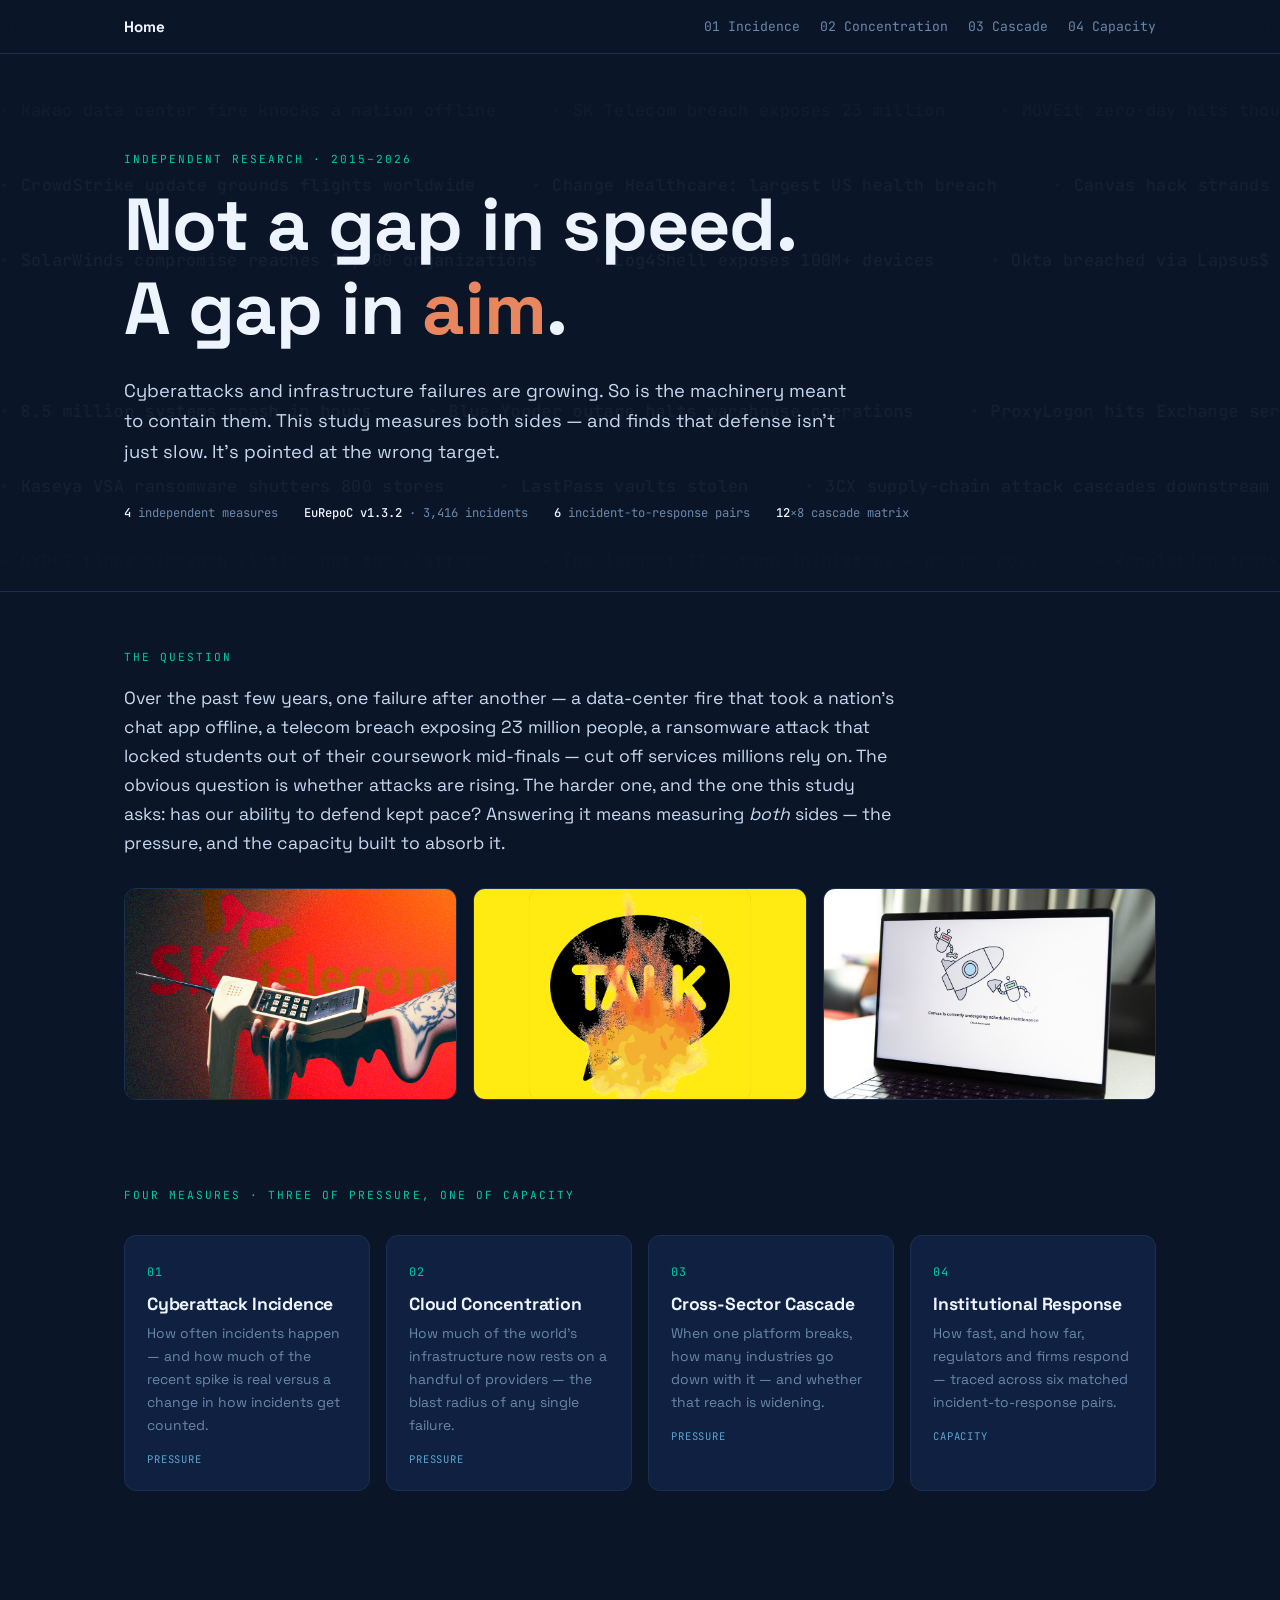
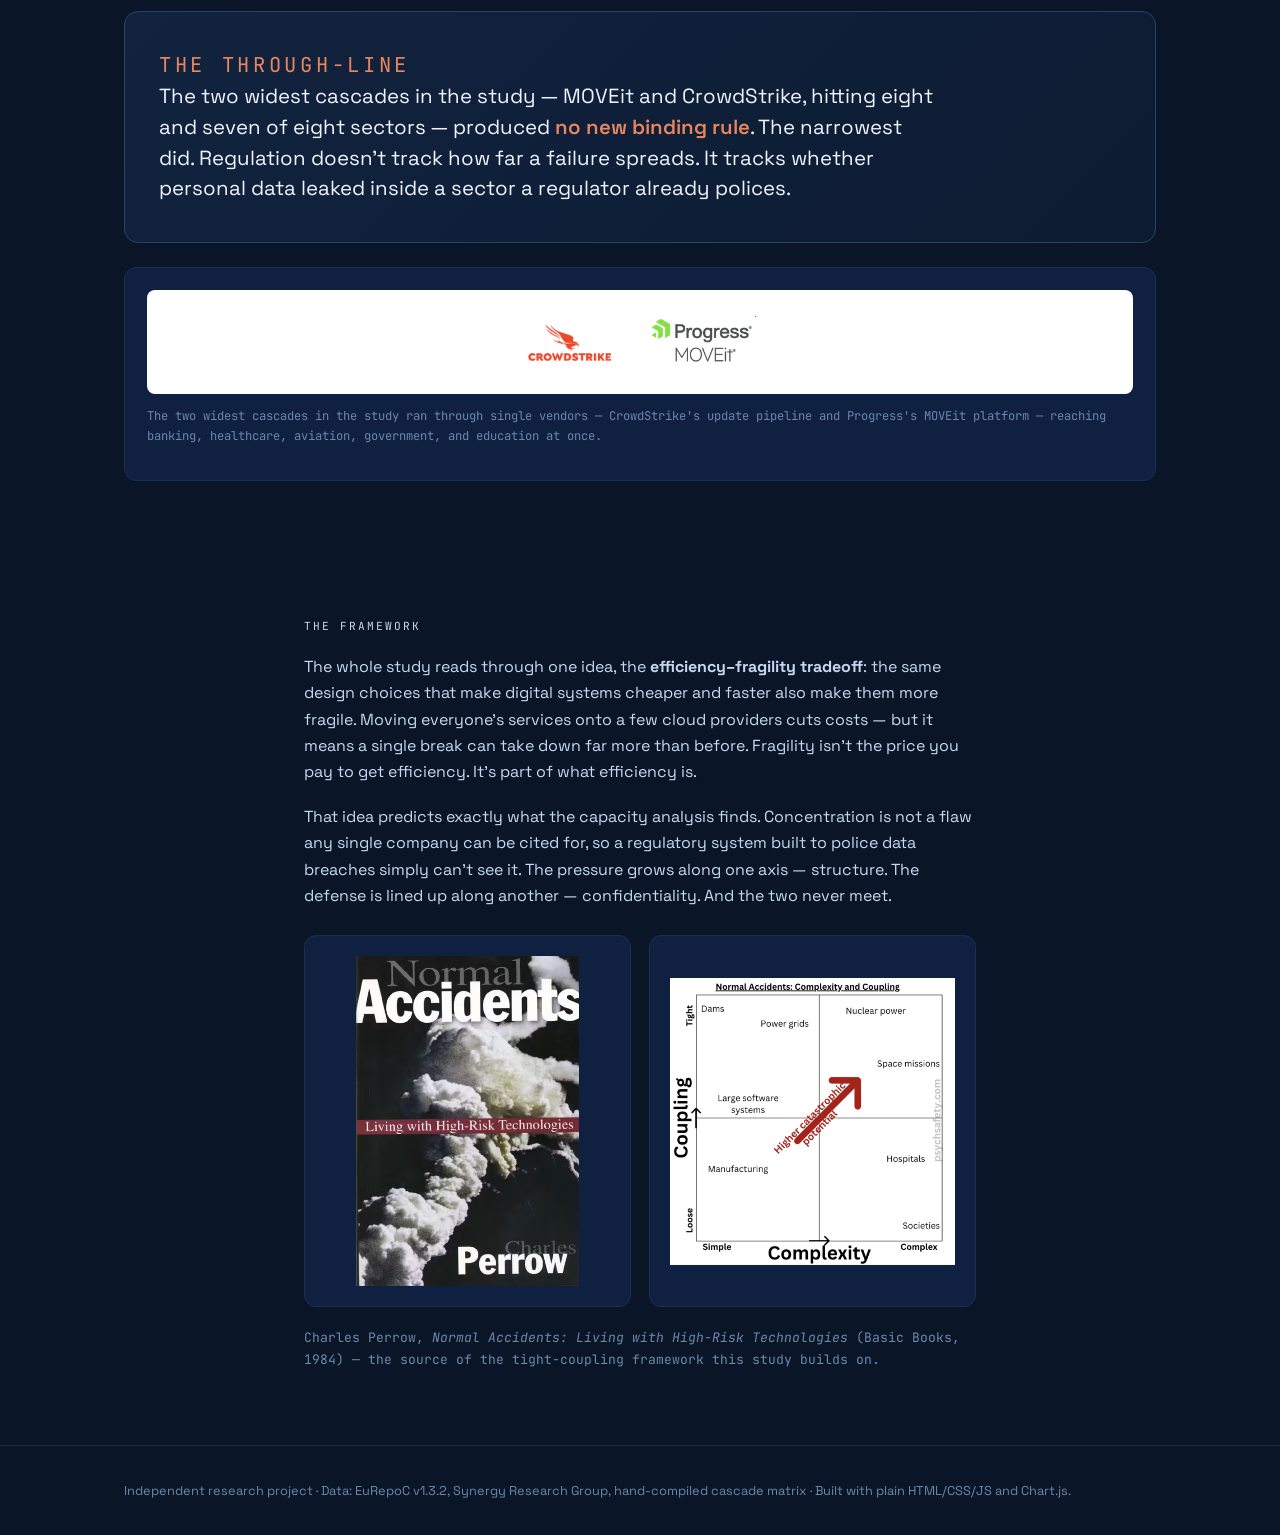
<file: index.html>
<!DOCTYPE html>
<html lang="en">
<head>
<meta charset="UTF-8">
<meta name="viewport" content="width=device-width, initial-scale=1.0">
<title>The Fragility Gap — Cyberattacks vs. Defensive Capacity</title>
<meta name="description" content="An independent study of whether digital-infrastructure fragility has outpaced the defensive and regulatory capacity built to contain it.">
<link href="https://fonts.googleapis.com/css2?family=Space+Grotesk:wght@300;400;500;600;700&family=JetBrains+Mono:wght@400;500&family=Inter:wght@400;500&display=swap" rel="stylesheet">
<link rel="stylesheet" href="assets/site.css">
</head>
<body>

<nav class="nav">
  <div class="nav-inner">
    <a class="nav-brand" href="index.html">Home</a>
    <div class="nav-links">
      <a href="v1-incidence.html">01 Incidence</a>
      <a href="v2-concentration.html">02 Concentration</a>
      <a href="v3-cascade.html">03 Cascade</a>
      <a href="v4-capacity.html">04 Capacity</a>
    </div>
  </div>
</nav>

<header class="hero">
  <div class="hero-ticker" aria-hidden="true">
    <div class="row r0"><span>Kakao data center fire knocks a nation offline</span><span>SK Telecom breach exposes 23 million</span><span>MOVEit zero-day hits thousands of orgs</span><span>Kakao data center fire knocks a nation offline</span><span>SK Telecom breach exposes 23 million</span><span>MOVEit zero-day hits thousands of orgs</span></div>
    <div class="row r1"><span>CrowdStrike update grounds flights worldwide</span><span>Change Healthcare: largest US health breach</span><span>Canvas hack strands students in finals week</span><span>CrowdStrike update grounds flights worldwide</span><span>Change Healthcare: largest US health breach</span><span>Canvas hack strands students in finals week</span></div>
    <div class="row r2"><span>SolarWinds compromise reaches 18,000 organizations</span><span>Log4Shell exposes 100M+ devices</span><span>Okta breached via Lapsus$</span><span>SolarWinds compromise reaches 18,000 organizations</span><span>Log4Shell exposes 100M+ devices</span><span>Okta breached via Lapsus$</span></div>
    <div class="row r3"><span>8.5 million systems crash in hours</span><span>Blue Yonder outage halts warehouse operations</span><span>ProxyLogon hits Exchange servers globally</span><span>8.5 million systems crash in hours</span><span>Blue Yonder outage halts warehouse operations</span><span>ProxyLogon hits Exchange servers globally</span></div>
    <div class="row r4"><span>Kaseya VSA ransomware shutters 800 stores</span><span>LastPass vaults stolen</span><span>3CX supply-chain attack cascades downstream</span><span>Kaseya VSA ransomware shutters 800 stores</span><span>LastPass vaults stolen</span><span>3CX supply-chain attack cascades downstream</span></div>
    <div class="row r5"><span>NYDFS fines a breach victim, not the platform</span><span>The largest IT outage in history — no new rule</span><span>Regulation tracks data, not disruption</span><span>NYDFS fines a breach victim, not the platform</span><span>The largest IT outage in history — no new rule</span><span>Regulation tracks data, not disruption</span></div>
  </div>
  <div class="wrap">
    <p class="eyebrow">Independent research · 2015–2026</p>
    <h1>Not a gap in speed.<br>A gap in <span class="aim">aim</span>.</h1>
    <p class="hero-sub">Cyberattacks and infrastructure failures are growing. So is the machinery meant to contain them. This study measures both sides — and finds that defense isn't just slow. It's pointed at the wrong target.</p>
    <div class="hero-meta">
      <span><b>4</b> independent measures</span>
      <span><b>EuRepoC v1.3.2</b> · 3,416 incidents</span>
      <span><b>6</b> incident-to-response pairs</span>
      <span><b>12</b>×8 cascade matrix</span>
    </div>
  </div>
</header>

<section>
  <div class="wrap">
    <p class="eyebrow">The question</p>
    <p class="lede">Over the past few years, one failure after another — a data-center fire that took a nation's chat app offline, a telecom breach exposing 23 million people, a ransomware attack that locked students out of their coursework mid-finals — cut off services millions rely on. The obvious question is whether attacks are rising. The harder one, and the one this study asks: has our ability to defend kept pace? Answering it means measuring <em>both</em> sides — the pressure, and the capacity built to absorb it.</p>

    <div class="incident-grid">
      <figure>
        <img src="assets/images/sktelecom-databreach.avif" alt="SK Telecom breach" onerror="this.outerHTML='&lt;div class=\'img-ph\'&gt;Missing: &lt;b&gt;assets/images/sktelecom-databreach.avif&lt;/b&gt;&lt;/div&gt;'">
      </figure>
      <figure>
        <img src="assets/images/kakao%20fire.png" alt="Kakao data-center fire" onerror="this.outerHTML='&lt;div class=\'img-ph\'&gt;Missing: &lt;b&gt;assets/images/kakao%20fire.png&lt;/b&gt;&lt;/div&gt;'">
      </figure>
      <figure>
        <img src="assets/images/canvas%20hacked.jpg" alt="Canvas outage" onerror="this.outerHTML='&lt;div class=\'img-ph\'&gt;Missing: &lt;b&gt;assets/images/canvas%20hacked.jpg&lt;/b&gt;&lt;/div&gt;'">
      </figure>
    </div>
  </div>
</section>

<section style="padding-top:0;">
  <div class="wrap">
    <p class="eyebrow">Four measures · three of pressure, one of capacity</p>
    <div class="vgrid">
      <a class="vcard" href="v1-incidence.html">
        <span class="num">01</span>
        <h3>Cyberattack Incidence</h3>
        <p>How often incidents happen — and how much of the recent spike is real versus a change in how incidents get counted.</p>
        <div class="side">Pressure</div>
      </a>
      <a class="vcard" href="v2-concentration.html">
        <span class="num">02</span>
        <h3>Cloud Concentration</h3>
        <p>How much of the world's infrastructure now rests on a handful of providers — the blast radius of any single failure.</p>
        <div class="side">Pressure</div>
      </a>
      <a class="vcard" href="v3-cascade.html">
        <span class="num">03</span>
        <h3>Cross-Sector Cascade</h3>
        <p>When one platform breaks, how many industries go down with it — and whether that reach is widening.</p>
        <div class="side">Pressure</div>
      </a>
      <a class="vcard" href="v4-capacity.html">
        <span class="num">04</span>
        <h3>Institutional Response</h3>
        <p>How fast, and how far, regulators and firms respond — traced across six matched incident-to-response pairs.</p>
        <div class="side">Capacity</div>
      </a>
    </div>
  </div>
</section>

<section>
  <div class="wrap">
    <div class="finding">
      <p class="eyebrow">The through-line</p>
      <p>The two widest cascades in the study — MOVEit and CrowdStrike, hitting eight and seven of eight sectors — produced <span class="em">no new binding rule</span>. The narrowest did. Regulation doesn't track how far a failure spreads. It tracks whether personal data leaked inside a sector a regulator already polices.</p>
    </div>

    <div class="logo-strip">
      <div style="display:flex;gap:28px;align-items:center;justify-content:center;flex-wrap:wrap;background:#fff;border-radius:8px;padding:26px;">
        <img src="assets/images/crowdstrike-logo.png" alt="CrowdStrike" style="max-height:52px;width:auto;">
        <img src="assets/images/progress-moveit.webp" alt="Progress MOVEit" style="max-height:52px;width:auto;">
      </div>
      <p class="cap">The two widest cascades in the study ran through single vendors — CrowdStrike's update pipeline and Progress's MOVEit platform — reaching banking, healthcare, aviation, government, and education at once.</p>
    </div>
  </div>
</section>

<section>
  <div class="wrap prose">
    <p class="eyebrow">The framework</p>
    <p>The whole study reads through one idea, the <strong>efficiency–fragility tradeoff</strong>: the same design choices that make digital systems cheaper and faster also make them more fragile. Moving everyone's services onto a few cloud providers cuts costs — but it means a single break can take down far more than before. Fragility isn't the price you pay to get efficiency. It's part of what efficiency is.</p>
    <p>That idea predicts exactly what the capacity analysis finds. Concentration is not a flaw any single company can be cited for, so a regulatory system built to police data breaches simply can't see it. The pressure grows along one axis — structure. The defense is lined up along another — confidentiality. And the two never meet.</p>

    <div class="framework-visuals">
      <figure>
        <img src="assets/images/normal%20accidents%20book.avif" alt="Perrow, Normal Accidents (1984)" onerror="this.outerHTML='&lt;div class=\'img-ph\'&gt;Missing: &lt;b&gt;assets/images/normal%20accidents%20book.avif&lt;/b&gt;&lt;/div&gt;'">
      </figure>
      <figure>
        <img src="assets/images/perrow-normal-accidents-1018x1024.png" alt="Interaction × coupling diagram" onerror="this.outerHTML='&lt;div class=\'img-ph\'&gt;Missing: &lt;b&gt;assets/images/perrow-normal-accidents-1018x1024.png&lt;/b&gt;&lt;/div&gt;'">
      </figure>
    </div>
    <p style="font-size:.82rem;color:var(--muted);font-family:var(--mono);margin-top:-6px;">Charles Perrow, <em>Normal Accidents: Living with High-Risk Technologies</em> (Basic Books, 1984) — the source of the tight-coupling framework this study builds on.</p>
  </div>
</section>

<footer class="foot">
  <div class="wrap">
    Independent research project · Data: EuRepoC v1.3.2, Synergy Research Group, hand-compiled cascade matrix · Built with plain HTML/CSS/JS and Chart.js.
  </div>
</footer>

</body>
</html>
</file>
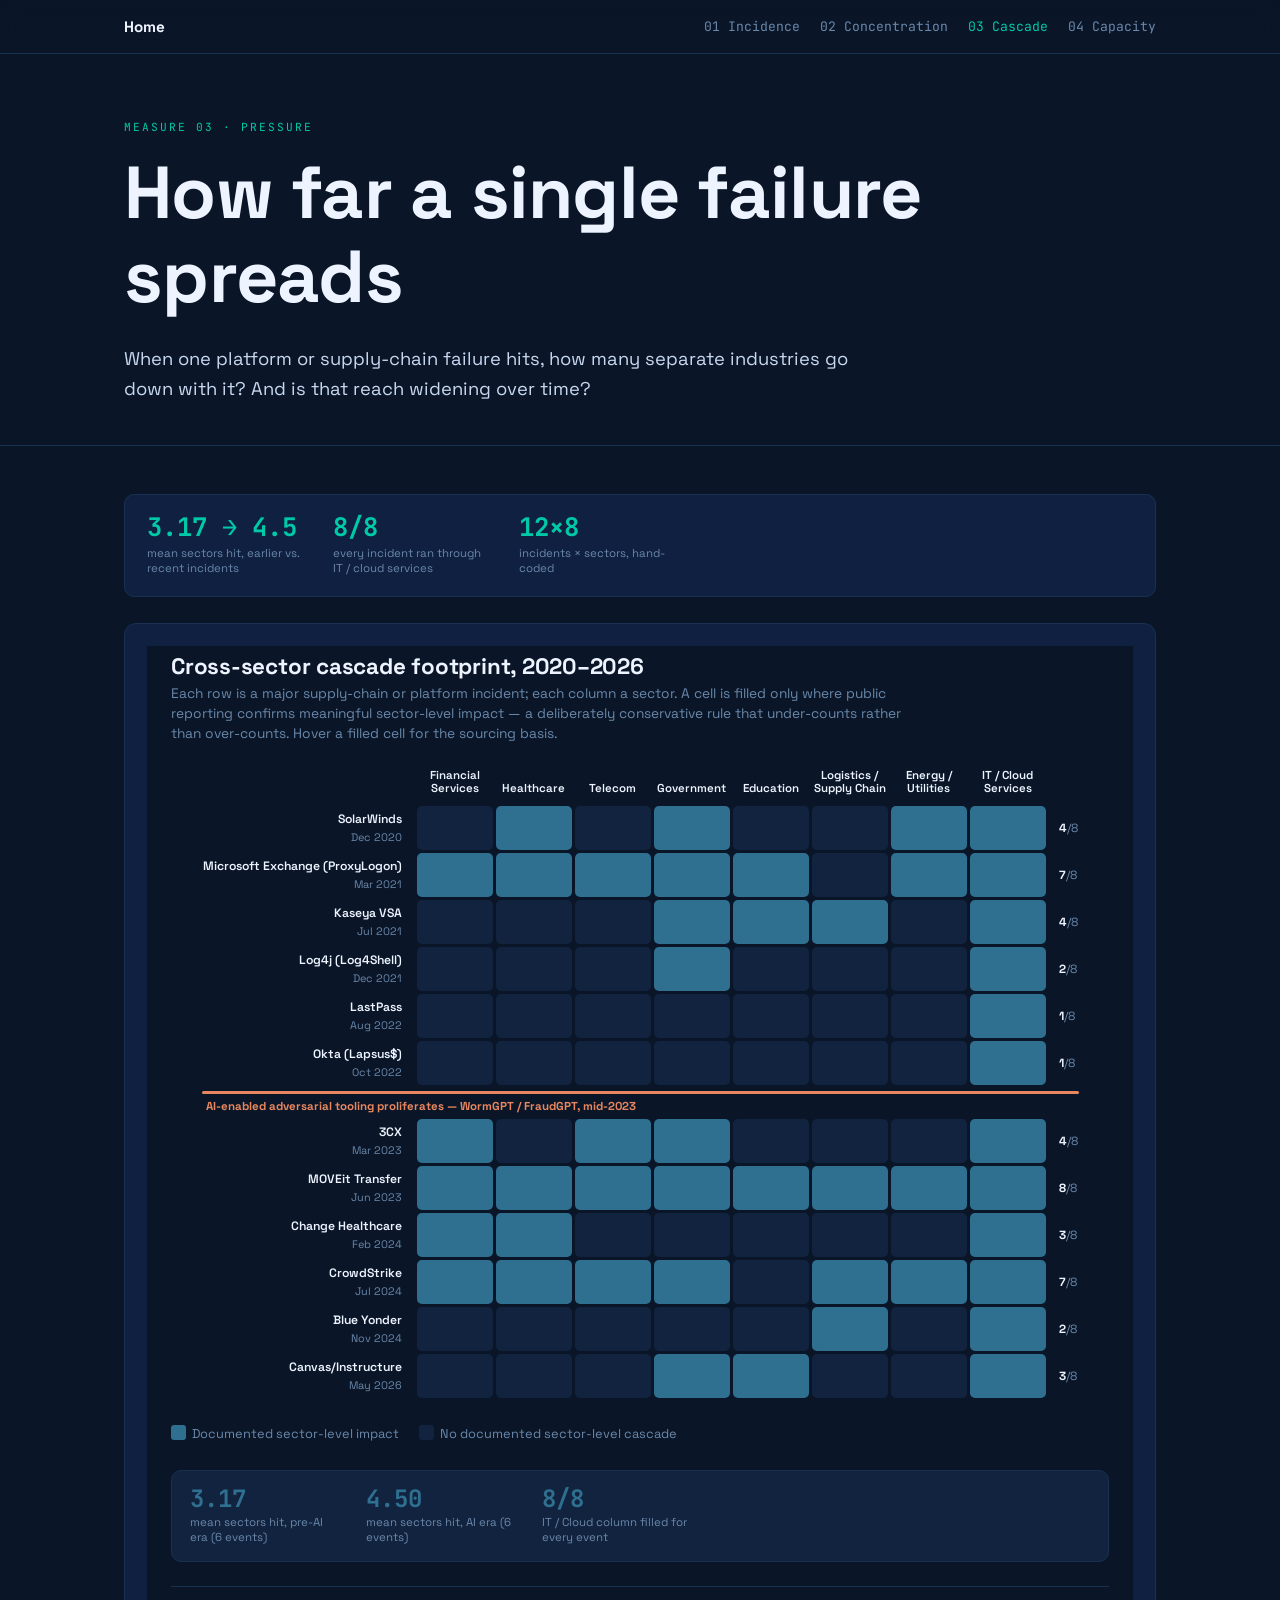
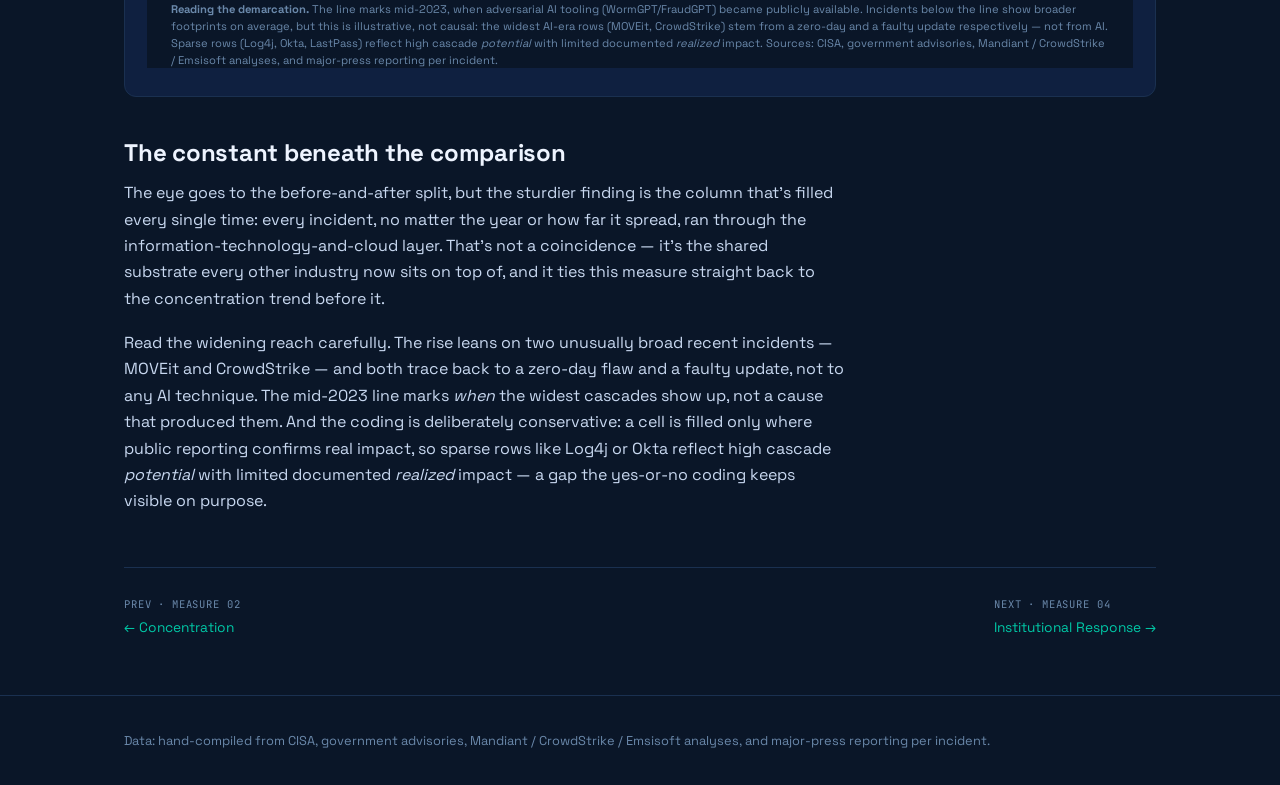
<file: v3-cascade.html>
<!DOCTYPE html>
<html lang="en">
<head>
<meta charset="UTF-8">
<meta name="viewport" content="width=device-width, initial-scale=1.0">
<title>03 · Cross-Sector Cascade — The Fragility Gap</title>
<link href="https://fonts.googleapis.com/css2?family=Space+Grotesk:wght@300;400;500;600;700&family=JetBrains+Mono:wght@400;500&family=Inter:wght@400;500&display=swap" rel="stylesheet">
<link rel="stylesheet" href="assets/site.css">
<style>
/* ---- inlined cascade heatmap, scoped under #cascade-embed ---- */

  #cascade-embed{
    --ink:#EEF4FF; --fill:#2f6f8f; --fill-hi:#00C9A7; --empty:#12233f;
    --demarc:#E8875F; --paper:#0A1628; --muted:#6A88AA; --line:#1A3050;
  }
  #cascade-embed * {box-sizing:border-box;}
  #cascade-embed {
    margin:0; background:var(--paper); color:var(--ink);
    font-family:-apple-system,BlinkMacSystemFont,"Segoe UI",Roboto,Helvetica,Arial,sans-serif;
    padding:8px 0 0;
  }
  #cascade-embed .wrap {max-width:1060px;margin:0 auto;}
  #cascade-embed h1 {font-size:1.4rem;margin:0 0 4px;letter-spacing:-0.01em;}
  #cascade-embed .sub {color:var(--muted);font-size:.86rem;margin:0 0 22px;max-width:760px;line-height:1.45;}
  #cascade-embed .grid-scroll {overflow-x:auto;}
  #cascade-embed table {border-collapse:separate;border-spacing:3px;margin:0 auto;}
  #cascade-embed th.sector {
    font-size:.72rem;font-weight:600;color:var(--ink);text-align:center;
    vertical-align:bottom;padding:0 2px 8px;line-height:1.15;width:76px;
  }
  #cascade-embed th.rowhead {
    text-align:right;font-size:.76rem;font-weight:600;padding-right:12px;
    white-space:nowrap;color:var(--ink);
  }
  #cascade-embed th.rowhead .date {display:block;font-weight:400;color:var(--muted);font-size:.68rem;}
  #cascade-embed td.cell {
    width:76px;height:44px;border-radius:5px;cursor:default;
    transition:transform .08s ease, box-shadow .08s ease;position:relative;
  }
  #cascade-embed td.cell.on {background:var(--fill);}
  #cascade-embed td.cell.off {background:var(--empty);}
  #cascade-embed td.cell.on:hover {background:var(--fill-hi);transform:scale(1.04);box-shadow:0 3px 10px rgba(42,77,105,.35);z-index:3;}
  #cascade-embed td.breadth {font-size:.74rem;color:var(--muted);padding-left:10px;white-space:nowrap;}
  #cascade-embed td.breadth b {color:var(--ink);}
  #cascade-embed .demarc-row td {padding:0;}
  #cascade-embed .demarc-line {
    height:3px;background:var(--demarc);border-radius:2px;position:relative;margin:3px 0;
  }
  #cascade-embed .demarc-label {
    color:var(--demarc);font-size:.72rem;font-weight:700;padding:2px 0 2px 4px;line-height:1.3;
  }
  #cascade-embed .legend {display:flex;gap:20px;align-items:center;margin:22px 0 0;font-size:.8rem;color:var(--muted);flex-wrap:wrap;}
  #cascade-embed .swatch {display:inline-block;width:15px;height:15px;border-radius:3px;vertical-align:-2px;margin-right:6px;}
  #cascade-embed .stats {display:flex;gap:26px;flex-wrap:wrap;margin:26px 0 0;padding:16px 18px;background:#12233f;border-radius:10px;border:1px solid var(--line);}
  #cascade-embed .stat .n {font-size:1.5rem;font-weight:700;color:var(--fill);line-height:1;}
  #cascade-embed .stat .l {font-size:.72rem;color:var(--muted);margin-top:4px;max-width:150px;line-height:1.3;}
  #cascade-embed .tip {
    position:fixed;pointer-events:none;background:var(--ink);color:#fff;font-size:.74rem;
    padding:7px 10px;border-radius:7px;max-width:240px;line-height:1.35;opacity:0;
    transition:opacity .1s ease;z-index:50;box-shadow:0 6px 20px rgba(0,0,0,.25);
  }
  #cascade-embed .note {font-size:.7rem;color:var(--muted);margin-top:24px;line-height:1.5;border-top:1px solid var(--line);padding-top:14px;}

#cascade-embed{font-family:'Space Grotesk',sans-serif;}
#cascade-embed .wrap{max-width:none;}
</style>
</head>
<body>

<nav class="nav">
  <div class="nav-inner">
    <a class="nav-brand" href="index.html">Home</a>
    <div class="nav-links">
      <a href="v1-incidence.html">01 Incidence</a>
      <a href="v2-concentration.html">02 Concentration</a>
      <a href="v3-cascade.html" class="active">03 Cascade</a>
      <a href="v4-capacity.html">04 Capacity</a>
    </div>
  </div>
</nav>

<section class="hero" style="padding:64px 0 40px;">
  <div class="wrap">
    <p class="eyebrow">Measure 03 · Pressure</p>
    <h1>How far a single failure spreads</h1>
    <p class="hero-sub">When one platform or supply-chain failure hits, how many separate industries go down with it? And is that reach widening over time?</p>
  </div>
</section>

<section style="padding-top:24px;">
  <div class="wrap">
    <div class="stat-row">
      <div class="stat"><div class="n">3.17 &rarr; 4.5</div><div class="l">mean sectors hit, earlier vs. recent incidents</div></div>
      <div class="stat"><div class="n">8/8</div><div class="l">every incident ran through IT / cloud services</div></div>
      <div class="stat"><div class="n">12&times;8</div><div class="l">incidents &times; sectors, hand-coded</div></div>
    </div>

    <div class="chart-card">
      <div id="cascade-embed">
<div class="wrap">
  <h1>Cross-sector cascade footprint, 2020–2026</h1>
  <p class="sub">Each row is a major supply-chain or platform incident; each column a sector. A cell is filled
  only where public reporting confirms meaningful sector-level impact — a deliberately conservative rule that
  under-counts rather than over-counts. Hover a filled cell for the sourcing basis.</p>

  <div class="grid-scroll"><table id="heat"></table></div>

  <div class="legend">
    <span><span class="swatch" style="background:var(--fill)"></span>Documented sector-level impact</span>
    <span><span class="swatch" style="background:var(--empty)"></span>No documented sector-level cascade</span>
  </div>

  <div class="stats">
    <div class="stat"><div class="n" id="s-pre">–</div><div class="l">mean sectors hit, pre-AI era (6 events)</div></div>
    <div class="stat"><div class="n" id="s-ai">–</div><div class="l">mean sectors hit, AI era (6 events)</div></div>
    <div class="stat"><div class="n">8/8</div><div class="l">IT / Cloud column filled for every event</div></div>
  </div>

  <p class="note"><b>Reading the demarcation.</b> The line marks mid-2023, when adversarial AI tooling
  (WormGPT/FraudGPT) became publicly available. Incidents below the line show broader footprints on average,
  but this is illustrative, not causal: the widest AI-era rows (MOVEit, CrowdStrike) stem from a zero-day and a
  faulty update respectively — not from AI. Sparse rows (Log4j, Okta, LastPass) reflect high cascade
  <i>potential</i> with limited documented <i>realized</i> impact. Sources: CISA, government advisories,
  Mandiant / CrowdStrike / Emsisoft analyses, and major-press reporting per incident.</p>
</div>

<div class="tip" id="tip"></div>
<div class="tip" id="tip"></div>
      </div>
    </div>

    <div class="prose">
      <h2>The constant beneath the comparison</h2>
      <p>The eye goes to the before-and-after split, but the sturdier finding is the column that's filled every single time: every incident, no matter the year or how far it spread, ran through the information-technology-and-cloud layer. That's not a coincidence — it's the shared substrate every other industry now sits on top of, and it ties this measure straight back to the concentration trend before it.</p>
      <p>Read the widening reach carefully. The rise leans on two unusually broad recent incidents — MOVEit and CrowdStrike — and both trace back to a zero-day flaw and a faulty update, not to any AI technique. The mid-2023 line marks <em>when</em> the widest cascades show up, not a cause that produced them. And the coding is deliberately conservative: a cell is filled only where public reporting confirms real impact, so sparse rows like Log4j or Okta reflect high cascade <em>potential</em> with limited documented <em>realized</em> impact — a gap the yes-or-no coding keeps visible on purpose.</p>
    </div>

    <div class="pager">
      <a href="v2-concentration.html"><span class="lbl">Prev · Measure 02</span>← Concentration</a>
      <a href="v4-capacity.html"><span class="lbl">Next · Measure 04</span>Institutional Response →</a>
    </div>
  </div>
</section>

<footer class="foot"><div class="wrap">Data: hand-compiled from CISA, government advisories, Mandiant / CrowdStrike / Emsisoft analyses, and major-press reporting per incident.</div></footer>

<script>

const SECTORS = ["Financial","Healthcare","Telecom","Government","Education","Logistics","Energy_Utilities","IT_Cloud"];
const LABELS  = ["Financial Services","Healthcare","Telecom","Government","Education","Logistics / Supply Chain","Energy / Utilities","IT / Cloud Services"];

// event, date, era, per-sector 0/1, and short per-cell source notes for filled cells
const DATA = [
  {e:"SolarWinds", d:"Dec 2020", era:"pre", v:[0,1,0,1,0,0,1,1],
   why:{Healthcare:"HHS/OCR warned the sector",Government:"9 federal agencies incl. Treasury, DHS, Pentagon",Energy_Utilities:"Dept of Energy; grid concern",IT_Cloud:"Microsoft, Cisco, Intel, VMware compromised"}},
  {e:"Microsoft Exchange (ProxyLogon)", d:"Mar 2021", era:"pre", v:[1,1,1,1,1,0,1,1],
   why:{Financial:"banks & credit unions (S-RM)",Healthcare:"disease researchers, health orgs",Telecom:"telecom providers",Government:"local govts, police/fire",Education:"universities",Energy_Utilities:"public utilities",IT_Cloud:"Exchange infrastructure itself"}},
  {e:"Kaseya VSA", d:"Jul 2021", era:"pre", v:[0,0,0,1,1,1,0,1],
   why:{Government:"a town in Maryland",Education:"11 NZ schools",Logistics:"Coop (800 stores closed); Swedish rail",IT_Cloud:"~60 MSPs (the mechanism)"}},
  {e:"Log4j (Log4Shell)", d:"Dec 2021", era:"pre", v:[0,0,0,1,0,0,0,1],
   why:{Government:"Belgian Ministry of Defense breached",IT_Cloud:"AWS/Azure/GCP/VMware; ~100M+ devices"}},
  {e:"LastPass", d:"Aug 2022", era:"pre", v:[0,0,0,0,0,0,0,1],
   why:{IT_Cloud:"source-code + vault-backup theft"}},
  {e:"Okta (Lapsus$)", d:"Oct 2022", era:"pre", v:[0,0,0,0,0,0,0,1],
   why:{IT_Cloud:"identity provider; Cloudflare/BeyondTrust targeted (limited realized impact)"}},
  {e:"3CX", d:"Mar 2023", era:"ai", v:[1,0,1,1,0,0,0,1],
   why:{Financial:"downstream payload hit crypto firms",Telecom:"VoIP/phone-system software",Government:"defense-sector targeting; NHS in customer base",IT_Cloud:"comms software (the mechanism)"}},
  {e:"MOVEit Transfer", d:"Jun 2023", era:"ai", v:[1,1,1,1,1,1,1,1],
   why:{Financial:"banks, insurers",Healthcare:"~20% of victims",Telecom:"Ofcom, ComReg",Government:"DoE, state DMVs, TfL",Education:"~39% of victims",Logistics:"British Airways, Aer Lingus",Energy_Utilities:"Shell, US DoE",IT_Cloud:"the MFT platform itself"}},
  {e:"Change Healthcare", d:"Feb 2024", era:"ai", v:[1,1,0,0,0,0,0,1],
   why:{Financial:"claims/payment halt; $6.3B claims drop in 3wk",Healthcare:"largest US healthcare breach; 94% of hospitals",IT_Cloud:"centralized clearinghouse platform"}},
  {e:"CrowdStrike", d:"Jul 2024", era:"ai", v:[1,1,1,1,0,1,1,1],
   why:{Financial:"banks worldwide ($1.15B)",Healthcare:"hardest hit ($1.94B)",Telecom:"telecom IT ops",Government:"911/public safety, federal agencies",Logistics:"16,896 flights cancelled; shipping",Energy_Utilities:"gas stations, utilities",IT_Cloud:"faulty security update (the mechanism)"}},
  {e:"Blue Yonder", d:"Nov 2024", era:"ai", v:[0,0,0,0,0,1,0,1],
   why:{Logistics:"warehouse mgmt; Morrisons, Sainsbury's, P&G; Starbucks scheduling",IT_Cloud:"the SaaS platform"}},
  {e:"Canvas/Instructure", d:"May 2026", era:"ai", v:[0,0,0,1,1,0,0,1],
   why:{Government:"US Dept of Ed / FSA engaged; FERPA review",Education:"8,809 institutions; 41% of NA higher-ed",IT_Cloud:"the LMS platform"}},
];

const tbl = document.getElementById("heat");
const tip = document.getElementById("tip");

// header row
let head = "<tr><th class='rowhead'></th>";
LABELS.forEach(l => head += `<th class='sector'>${l}</th>`);
head += "<th class='breadth'></th></tr>";
tbl.innerHTML = head;

const firstAi = DATA.findIndex(r => r.era === "ai");

DATA.forEach((r, i) => {
  if (i === firstAi) {
    const dr = tbl.insertRow();
    const cell = dr.insertCell();
    cell.colSpan = SECTORS.length + 2;
    cell.innerHTML = `<div class="demarc-line"></div><div class="demarc-label">AI-enabled adversarial tooling proliferates — WormGPT / FraudGPT, mid-2023</div>`;
    dr.className = "demarc-row";
  }
  const tr = tbl.insertRow();
  const th = document.createElement("th");
  th.className = "rowhead";
  th.innerHTML = `${r.e}<span class="date">${r.d}</span>`;
  tr.appendChild(th);

  let breadth = 0;
  SECTORS.forEach((s, j) => {
    const td = tr.insertCell();
    const on = r.v[j] === 1;
    td.className = "cell " + (on ? "on" : "off");
    if (on) {
      breadth++;
      const note = r.why[s] || "documented impact";
      td.addEventListener("mousemove", ev => {
        tip.style.opacity = 1;
        tip.innerHTML = `<b>${r.e} · ${LABELS[j]}</b><br>${note}`;
        tip.style.left = Math.min(ev.clientX + 14, window.innerWidth - 250) + "px";
        tip.style.top  = (ev.clientY + 14) + "px";
      });
      td.addEventListener("mouseleave", () => tip.style.opacity = 0);
    }
  });
  const b = tr.insertCell();
  b.className = "breadth";
  b.innerHTML = `<b>${breadth}</b>/8`;
});

// stats
const mean = arr => (arr.reduce((a,b)=>a+b,0)/arr.length);
const preB = DATA.filter(r=>r.era==="pre").map(r=>r.v.reduce((a,b)=>a+b,0));
const aiB  = DATA.filter(r=>r.era==="ai").map(r=>r.v.reduce((a,b)=>a+b,0));
document.getElementById("s-pre").textContent = mean(preB).toFixed(2);
document.getElementById("s-ai").textContent  = mean(aiB).toFixed(2);

</script>
</body>
</html>
</file>
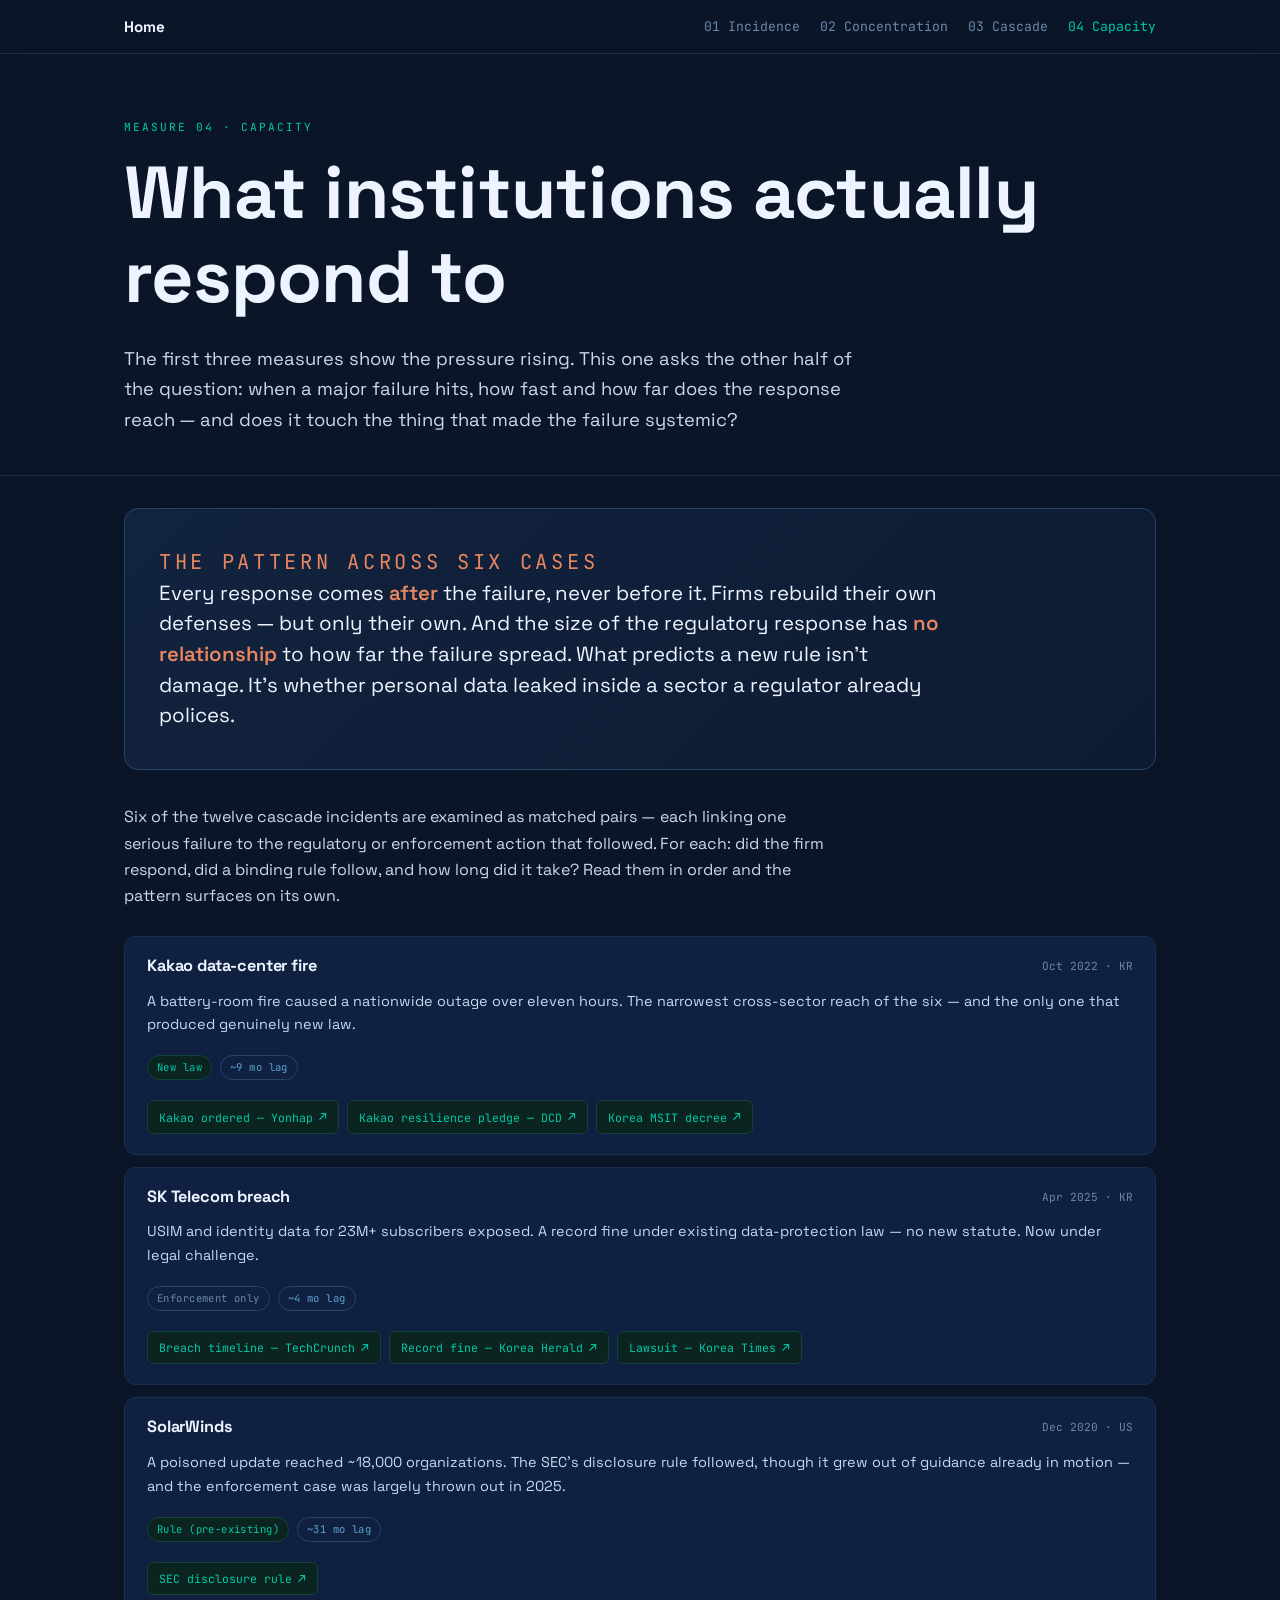
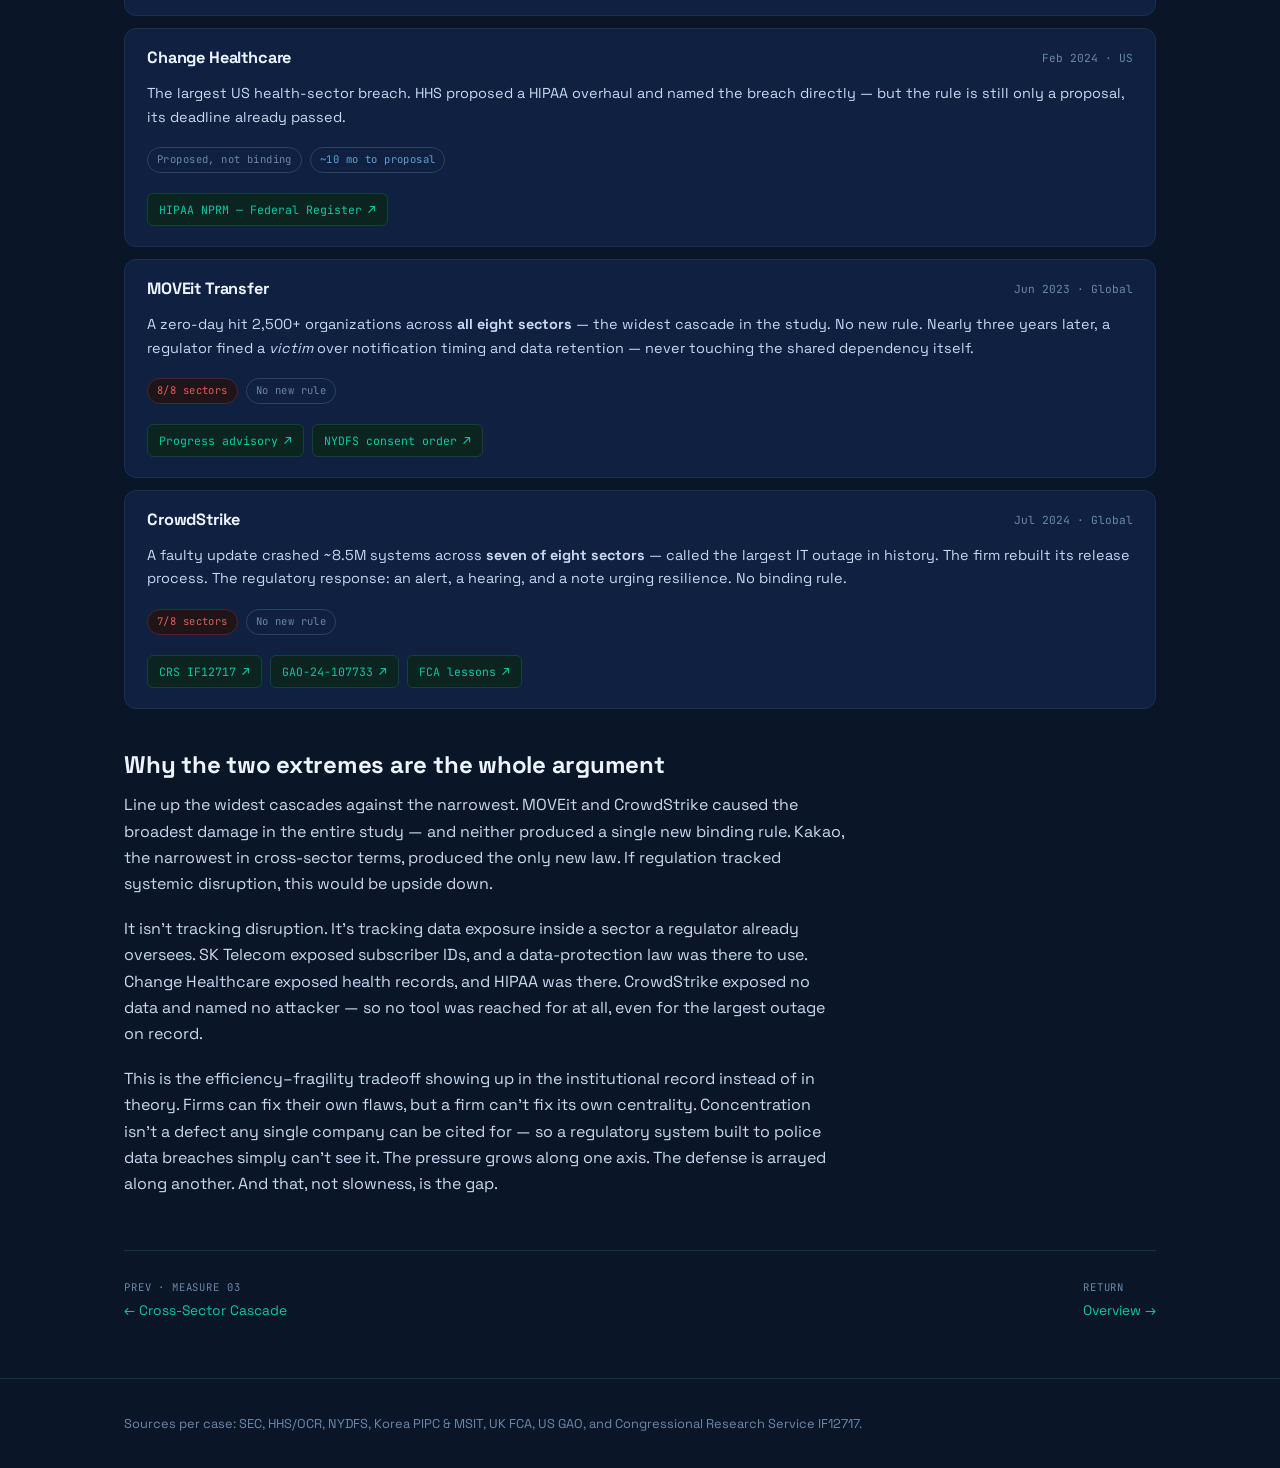
<file: v4-capacity.html>
<!DOCTYPE html>
<html lang="en">
<head>
<meta charset="UTF-8">
<meta name="viewport" content="width=device-width, initial-scale=1.0">
<title>04 · Institutional Response — The Fragility Gap</title>
<link href="https://fonts.googleapis.com/css2?family=Space+Grotesk:wght@300;400;500;600;700&family=JetBrains+Mono:wght@400;500&family=Inter:wght@400;500&display=swap" rel="stylesheet">
<link rel="stylesheet" href="assets/site.css">
</head>
<body>

<nav class="nav">
  <div class="nav-inner">
    <a class="nav-brand" href="index.html">Home</a>
    <div class="nav-links">
      <a href="v1-incidence.html">01 Incidence</a>
      <a href="v2-concentration.html">02 Concentration</a>
      <a href="v3-cascade.html">03 Cascade</a>
      <a href="v4-capacity.html" class="active">04 Capacity</a>
    </div>
  </div>
</nav>

<section class="hero" style="padding:64px 0 40px;">
  <div class="wrap">
    <p class="eyebrow">Measure 04 · Capacity</p>
    <h1>What institutions actually respond to</h1>
    <p class="hero-sub">The first three measures show the pressure rising. This one asks the other half of the question: when a major failure hits, how fast and how far does the response reach — and does it touch the thing that made the failure systemic?</p>
  </div>
</section>

<section style="padding-top:24px;">
  <div class="wrap">
    <div class="finding" style="margin-bottom:34px;">
      <p class="eyebrow">The pattern across six cases</p>
      <p>Every response comes <span class="em">after</span> the failure, never before it. Firms rebuild their own defenses — but only their own. And the size of the regulatory response has <span class="em">no relationship</span> to how far the failure spread. What predicts a new rule isn't damage. It's whether personal data leaked inside a sector a regulator already polices.</p>
    </div>

    <div class="prose">
      <p>Six of the twelve cascade incidents are examined as matched pairs — each linking one serious failure to the regulatory or enforcement action that followed. For each: did the firm respond, did a binding rule follow, and how long did it take? Read them in order and the pattern surfaces on its own.</p>
    </div>

    <div class="cases">
      <div class="case">
        <h3>Kakao data-center fire</h3><span class="date">Oct 2022 · KR</span>
        <p>A battery-room fire caused a nationwide outage over eleven hours. The narrowest cross-sector reach of the six — and the only one that produced genuinely new law.</p>
        <div class="tags"><span class="tag rule">New law</span><span class="tag lag">~9 mo lag</span></div>
        <div class="srclink"><a href="https://en.yna.co.kr/view/AEN20221206005500320" target="_blank" rel="noopener">Kakao ordered — Yonhap</a><a href="https://www.datacenterdynamics.com/en/news/after-government-censure-kakao-promises-to-spend-big-on-resilience/" target="_blank" rel="noopener">Kakao resilience pledge — DCD</a><a href="https://www.msit.go.kr/bbs/view.do?sCode=user&nttSeqNo=3183227&bbsSeqNo=94&mId=113&mPid=238" target="_blank" rel="noopener">Korea MSIT decree</a></div>
      </div>
      <div class="case">
        <h3>SK Telecom breach</h3><span class="date">Apr 2025 · KR</span>
        <p>USIM and identity data for 23M+ subscribers exposed. A record fine under existing data-protection law — no new statute. Now under legal challenge.</p>
        <div class="tags"><span class="tag norule">Enforcement only</span><span class="tag lag">~4 mo lag</span></div>
        <div class="srclink"><a href="https://techcrunch.com/2025/05/08/a-timeline-of-south-korean-telco-giant-skts-data-breach/" target="_blank" rel="noopener">Breach timeline — TechCrunch</a><a href="https://www.koreaherald.com/article/10563945" target="_blank" rel="noopener">Record fine — Korea Herald</a><a href="https://www.koreatimes.co.kr/business/20260119/sk-telecom-files-lawsuit-to-revoke-record-91-mil-fine-over-data-breach" target="_blank" rel="noopener">Lawsuit — Korea Times</a></div>
      </div>
      <div class="case">
        <h3>SolarWinds</h3><span class="date">Dec 2020 · US</span>
        <p>A poisoned update reached ~18,000 organizations. The SEC's disclosure rule followed, though it grew out of guidance already in motion — and the enforcement case was largely thrown out in 2025.</p>
        <div class="tags"><span class="tag rule">Rule (pre-existing)</span><span class="tag lag">~31 mo lag</span></div>
        <div class="srclink"><a href="https://www.sec.gov/rules-regulations/2023/07/s7-09-22" target="_blank" rel="noopener">SEC disclosure rule</a></div>
      </div>
      <div class="case">
        <h3>Change Healthcare</h3><span class="date">Feb 2024 · US</span>
        <p>The largest US health-sector breach. HHS proposed a HIPAA overhaul and named the breach directly — but the rule is still only a proposal, its deadline already passed.</p>
        <div class="tags"><span class="tag norule">Proposed, not binding</span><span class="tag lag">~10 mo to proposal</span></div>
        <div class="srclink"><a href="https://www.federalregister.gov/documents/2025/01/06/2024-30983/hipaa-security-rule-to-strengthen-the-cybersecurity-of-electronic-protected-health-information" target="_blank" rel="noopener">HIPAA NPRM — Federal Register</a></div>
      </div>
      <div class="case">
        <h3>MOVEit Transfer</h3><span class="date">Jun 2023 · Global</span>
        <p>A zero-day hit 2,500+ organizations across <b>all eight sectors</b> — the widest cascade in the study. No new rule. Nearly three years later, a regulator fined a <em>victim</em> over notification timing and data retention — never touching the shared dependency itself.</p>
        <div class="tags"><span class="tag wide">8/8 sectors</span><span class="tag norule">No new rule</span></div>
        <div class="srclink"><a href="https://community.progress.com/s/article/MOVEit-Transfer-Critical-Vulnerability-31May2023" target="_blank" rel="noopener">Progress advisory</a><a href="https://www.dfs.ny.gov/system/files/documents/2026/04/Delta-Dental-Consent-Order.pdf" target="_blank" rel="noopener">NYDFS consent order</a></div>
      </div>
      <div class="case">
        <h3>CrowdStrike</h3><span class="date">Jul 2024 · Global</span>
        <p>A faulty update crashed ~8.5M systems across <b>seven of eight sectors</b> — called the largest IT outage in history. The firm rebuilt its release process. The regulatory response: an alert, a hearing, and a note urging resilience. No binding rule.</p>
        <div class="tags"><span class="tag wide">7/8 sectors</span><span class="tag norule">No new rule</span></div>
        <div class="srclink"><a href="https://crsreports.congress.gov/product/details?prodcode=IF12717" target="_blank" rel="noopener">CRS IF12717</a><a href="https://www.gao.gov/products/gao-24-107733" target="_blank" rel="noopener">GAO-24-107733</a><a href="https://www.fca.org.uk/firms/operational-resilience/crowdstrike-outage-lessons-operational-resilience" target="_blank" rel="noopener">FCA lessons</a></div>
      </div>
    </div>

    <div class="prose">
      <h2>Why the two extremes are the whole argument</h2>
      <p>Line up the widest cascades against the narrowest. MOVEit and CrowdStrike caused the broadest damage in the entire study — and neither produced a single new binding rule. Kakao, the narrowest in cross-sector terms, produced the only new law. If regulation tracked systemic disruption, this would be upside down.</p>
      <p>It isn't tracking disruption. It's tracking data exposure inside a sector a regulator already oversees. SK Telecom exposed subscriber IDs, and a data-protection law was there to use. Change Healthcare exposed health records, and HIPAA was there. CrowdStrike exposed no data and named no attacker — so no tool was reached for at all, even for the largest outage on record.</p>
      <p>This is the efficiency–fragility tradeoff showing up in the institutional record instead of in theory. Firms can fix their own flaws, but a firm can't fix its own centrality. Concentration isn't a defect any single company can be cited for — so a regulatory system built to police data breaches simply can't see it. The pressure grows along one axis. The defense is arrayed along another. And that, not slowness, is the gap.</p>
    </div>

    <div class="pager">
      <a href="v3-cascade.html"><span class="lbl">Prev · Measure 03</span>← Cross-Sector Cascade</a>
      <a href="index.html"><span class="lbl">Return</span>Overview →</a>
    </div>
  </div>
</section>

<footer class="foot"><div class="wrap">Sources per case: SEC, HHS/OCR, NYDFS, Korea PIPC &amp; MSIT, UK FCA, US GAO, and Congressional Research Service IF12717.</div></footer>
</body>
</html>
</file>
<file: assets/site.css>
/* ============ Fragility Index — dark instrument-panel theme ============
   Palette anchored to the uploaded HHI page. */
:root{
  --bg:#0A1628;
  --surface:#0F2040;
  --surface-2:#0c1a35;
  --border:#1A3050;
  --border-hi:#274468;
  --teal:#00C9A7;        /* primary accent */
  --ember:#E8875F;       /* reserved for the through-line finding */
  --danger:#E05C5C;
  --text:#C8D8F0;
  --heading:#EEF4FF;
  --muted:#6A88AA;
  --aws:#F0993A; --azure:#5BA4CF; --gcp:#4CAF7D;
  --mono:'JetBrains Mono',monospace;
  --sans:'Space Grotesk',sans-serif;
  --maxw:1080px;
}
*{box-sizing:border-box;}
html{scroll-behavior:smooth;}
body{
  margin:0;background:var(--bg);color:var(--text);
  font-family:var(--sans);line-height:1.65;-webkit-font-smoothing:antialiased;
}
.mono{font-family:var(--mono);}
h1,h2,h3{font-family:var(--sans);color:var(--heading);line-height:1.15;font-weight:700;letter-spacing:-0.01em;}
a{color:var(--teal);text-decoration:none;}
a:hover{text-decoration:underline;}

/* ---- nav ---- */
.nav{position:sticky;top:0;z-index:40;background:rgba(10,22,40,.9);backdrop-filter:blur(10px);border-bottom:1px solid var(--border);}
.nav-inner{max-width:var(--maxw);margin:0 auto;padding:14px 24px;display:flex;align-items:center;gap:28px;}
.nav-brand{font-weight:700;font-size:.95rem;color:var(--heading);}
.nav-brand:hover{text-decoration:none;}
.nav-brand .dot{color:var(--teal);}
.nav-links{display:flex;gap:20px;margin-left:auto;font-size:.82rem;flex-wrap:wrap;font-family:var(--mono);}
.nav-links a{color:var(--muted);font-weight:400;}
.nav-links a.active{color:var(--teal);}

/* ---- layout ---- */
.wrap{max-width:var(--maxw);margin:0 auto;padding:0 24px;}
section{padding:56px 0;}
.eyebrow{font-family:var(--mono);font-size:.7rem;letter-spacing:.18em;text-transform:uppercase;color:var(--teal);margin:0 0 14px;}
.lede{font-size:1.1rem;color:var(--text);max-width:70ch;}

/* ---- hero ---- */
.hero{padding:96px 0 68px;border-bottom:1px solid var(--border);}
.hero h1{font-size:clamp(2.6rem,6vw,4.6rem);margin:0;font-weight:700;}
.hero .aim{color:var(--ember);}
.hero-sub{font-size:1.15rem;color:var(--text);max-width:62ch;margin:24px 0 0;}
.hero-meta{margin-top:36px;display:flex;gap:26px;flex-wrap:wrap;font-family:var(--mono);font-size:.76rem;color:var(--muted);}
.hero-meta b{color:var(--heading);font-weight:500;}

/* ---- variable cards ---- */
.vgrid{display:grid;grid-template-columns:repeat(auto-fit,minmax(240px,1fr));gap:16px;margin-top:30px;}
.vcard{display:block;background:var(--surface);border:1px solid var(--border);border-radius:12px;padding:22px;transition:transform .12s,box-shadow .12s,border-color .12s;}
.vcard:hover{transform:translateY(-3px);box-shadow:0 12px 34px rgba(0,0,0,.35);border-color:var(--border-hi);text-decoration:none;}
.vcard .num{font-family:var(--mono);font-size:.74rem;color:var(--teal);letter-spacing:.08em;}
.vcard h3{font-size:1.1rem;margin:10px 0 8px;}
.vcard p{font-size:.87rem;color:var(--muted);margin:0;}
.vcard .side{font-family:var(--mono);font-size:.66rem;color:var(--azure);margin-top:14px;text-transform:uppercase;letter-spacing:.08em;}

/* ---- finding callout ---- */
.finding{background:linear-gradient(135deg,#12233f,#0d1b32);border:1px solid var(--border-hi);border-radius:14px;padding:38px 34px;margin-top:8px;}
.finding .eyebrow{color:var(--ember);}
.finding p{font-size:1.28rem;line-height:1.5;margin:0;max-width:60ch;color:var(--heading);}
.finding .em{color:var(--ember);font-weight:600;}

/* ---- chart frames ---- */
.chart-card{background:var(--surface);border:1px solid var(--border);border-radius:12px;padding:22px 22px 16px;margin:26px 0;}
.chart-card h3{font-size:1rem;margin:0 0 4px;}
.chart-card .cap{font-size:.78rem;color:var(--muted);margin:0 0 16px;}
.chart-holder{position:relative;width:100%;height:400px;}
.src{font-size:.7rem;color:var(--muted);text-align:right;margin:10px 0 0;font-family:var(--mono);}

/* ---- embedded frame (HHI, heatmap) ---- */
.embed-frame{width:100%;border:1px solid var(--border);border-radius:12px;background:var(--surface-2);}

/* ---- prose ---- */
.prose{max-width:72ch;}
.prose p{margin:0 0 18px;color:var(--text);}
.prose h2{font-size:1.5rem;margin:42px 0 14px;}
.stat-row{display:flex;gap:26px;flex-wrap:wrap;margin:24px 0;padding:20px 22px;background:var(--surface);border-radius:10px;border:1px solid var(--border);}
.stat .n{font-family:var(--mono);font-size:1.6rem;font-weight:700;color:var(--teal);line-height:1;}
.stat .l{font-size:.72rem;color:var(--muted);margin-top:6px;max-width:160px;line-height:1.3;}

/* ---- pager ---- */
.pager{display:flex;justify-content:space-between;gap:16px;margin:52px 0 0;padding-top:28px;border-top:1px solid var(--border);font-size:.86rem;}
.pager .lbl{display:block;font-family:var(--mono);font-size:.66rem;color:var(--muted);text-transform:uppercase;letter-spacing:.08em;margin-bottom:3px;}

/* ---- footer ---- */
.foot{border-top:1px solid var(--border);padding:34px 0;color:var(--muted);font-size:.8rem;}
.foot a{color:var(--azure);}

@media (max-width:640px){
  section{padding:40px 0;}
  .hero{padding:60px 0 46px;}
}
@media (prefers-reduced-motion:reduce){*{transition:none!important;scroll-behavior:auto!important;}}

/* ---- V4 case list ---- */
.cases{margin:26px 0;display:flex;flex-direction:column;gap:12px;}
.case{background:var(--surface);border:1px solid var(--border);border-radius:12px;padding:20px 22px;display:grid;grid-template-columns:1fr auto;gap:8px 20px;align-items:start;}
.case h3{font-size:1.02rem;margin:0;}
.case .date{font-family:var(--mono);font-size:.7rem;color:var(--muted);}
.case p{margin:6px 0 0;font-size:.9rem;color:var(--text);grid-column:1/-1;}
.case .tags{display:flex;gap:8px;flex-wrap:wrap;grid-column:1/-1;margin-top:10px;}
.tag{font-family:var(--mono);font-size:.66rem;padding:3px 9px;border-radius:20px;border:1px solid var(--border-hi);letter-spacing:.04em;}
.tag.wide{color:var(--danger);border-color:#4a2530;background:#1f1418;}
.tag.norule{color:var(--muted);}
.tag.rule{color:var(--teal);border-color:#12433a;background:#0c2420;}
.tag.lag{color:var(--azure);}

/* ============ ITERATION ADDITIONS ============ */

/* ---- hero animated headline supercut (background) ---- */
.hero{position:relative;overflow:hidden;}
.hero .wrap{position:relative;z-index:2;}
.hero-ticker{position:absolute;inset:0;z-index:1;pointer-events:none;overflow:hidden;
  mask-image:linear-gradient(to bottom,transparent,#000 18%,#000 82%,transparent);
  -webkit-mask-image:linear-gradient(to bottom,transparent,#000 18%,#000 82%,transparent);}
.hero-ticker .row{position:absolute;white-space:nowrap;font-family:var(--mono);
  font-size:1.05rem;color:var(--heading);opacity:.05;font-weight:500;letter-spacing:.02em;will-change:transform;}
.hero-ticker .row span{margin-right:56px;}
.hero-ticker .row span::before{content:"▸ ";color:var(--ember);}
.hero-ticker .r0{top:8%;animation:drift-l 64s linear infinite;}
.hero-ticker .r1{top:22%;animation:drift-r 78s linear infinite;}
.hero-ticker .r2{top:36%;animation:drift-l 71s linear infinite;}
.hero-ticker .r3{top:64%;animation:drift-r 69s linear infinite;}
.hero-ticker .r4{top:78%;animation:drift-l 83s linear infinite;}
.hero-ticker .r5{top:92%;animation:drift-r 74s linear infinite;}
@keyframes drift-l{from{transform:translateX(0)}to{transform:translateX(-50%)}}
@keyframes drift-r{from{transform:translateX(-50%)}to{transform:translateX(0)}}
@media (prefers-reduced-motion:reduce){.hero-ticker .row{animation:none!important;}}

/* ---- image blocks & placeholders ---- */
.img-figure{margin:26px 0;border:1px solid var(--border);border-radius:12px;overflow:hidden;background:var(--surface);}
.img-figure img{display:block;width:100%;height:auto;}
.img-figure figcaption{font-size:.78rem;color:var(--muted);padding:12px 18px;font-family:var(--mono);border-top:1px solid var(--border);}
.img-ph{display:flex;align-items:center;justify-content:center;min-height:200px;
  border:1px dashed var(--border-hi);border-radius:12px;background:var(--surface-2);
  color:var(--muted);font-family:var(--mono);font-size:.8rem;text-align:center;padding:24px;margin:26px 0;line-height:1.6;}
.img-ph b{color:var(--azure);}

/* question-section incident grid — uniform cropped tiles */
.incident-grid{display:grid;grid-template-columns:repeat(auto-fit,minmax(260px,1fr));gap:16px;margin:30px 0;}
.incident-grid figure{margin:0;border:1px solid var(--border);border-radius:12px;overflow:hidden;background:var(--surface);}
.incident-grid figure img{display:block;width:100%;height:210px;object-fit:cover;}
.incident-grid .img-ph,.incident-grid .img-figure{margin:0;height:100%;}

/* logo strip — logos sized to a tidy height, never stretched */
.logo-strip{margin:24px 0;padding:22px;background:var(--surface);border:1px solid var(--border);border-radius:12px;}
.logo-strip img{width:auto;max-width:100%;max-height:56px;height:auto;border-radius:0;display:block;}
.logo-strip .cap{font-size:.76rem;color:var(--muted);margin-top:12px;font-family:var(--mono);}

/* framework two-up — contained, capped height, centered */
.framework-visuals{display:grid;grid-template-columns:1fr 1fr;gap:18px;margin:26px 0;align-items:stretch;}
.framework-visuals .img-ph{min-height:280px;margin:0;}
.framework-visuals figure{margin:0;border:1px solid var(--border);border-radius:12px;overflow:hidden;background:var(--surface);display:flex;align-items:center;justify-content:center;padding:20px;}
.framework-visuals figure img{display:block;max-width:100%;max-height:330px;width:auto;height:auto;object-fit:contain;}
@media (max-width:640px){.framework-visuals{grid-template-columns:1fr;}}

/* section-4 source links */
.case .srclink{grid-column:1/-1;margin-top:12px;display:flex;flex-wrap:wrap;gap:8px;}
.case .srclink a{font-family:var(--mono);font-size:.72rem;color:var(--teal);
  border:1px solid #12433a;background:#0c2420;padding:5px 11px;border-radius:6px;
  display:inline-flex;align-items:center;gap:6px;text-decoration:none;transition:background .12s;}
.case .srclink a:hover{background:#12433a;text-decoration:none;}
.case .srclink a::after{content:"↗";font-size:.8rem;}
</file>
